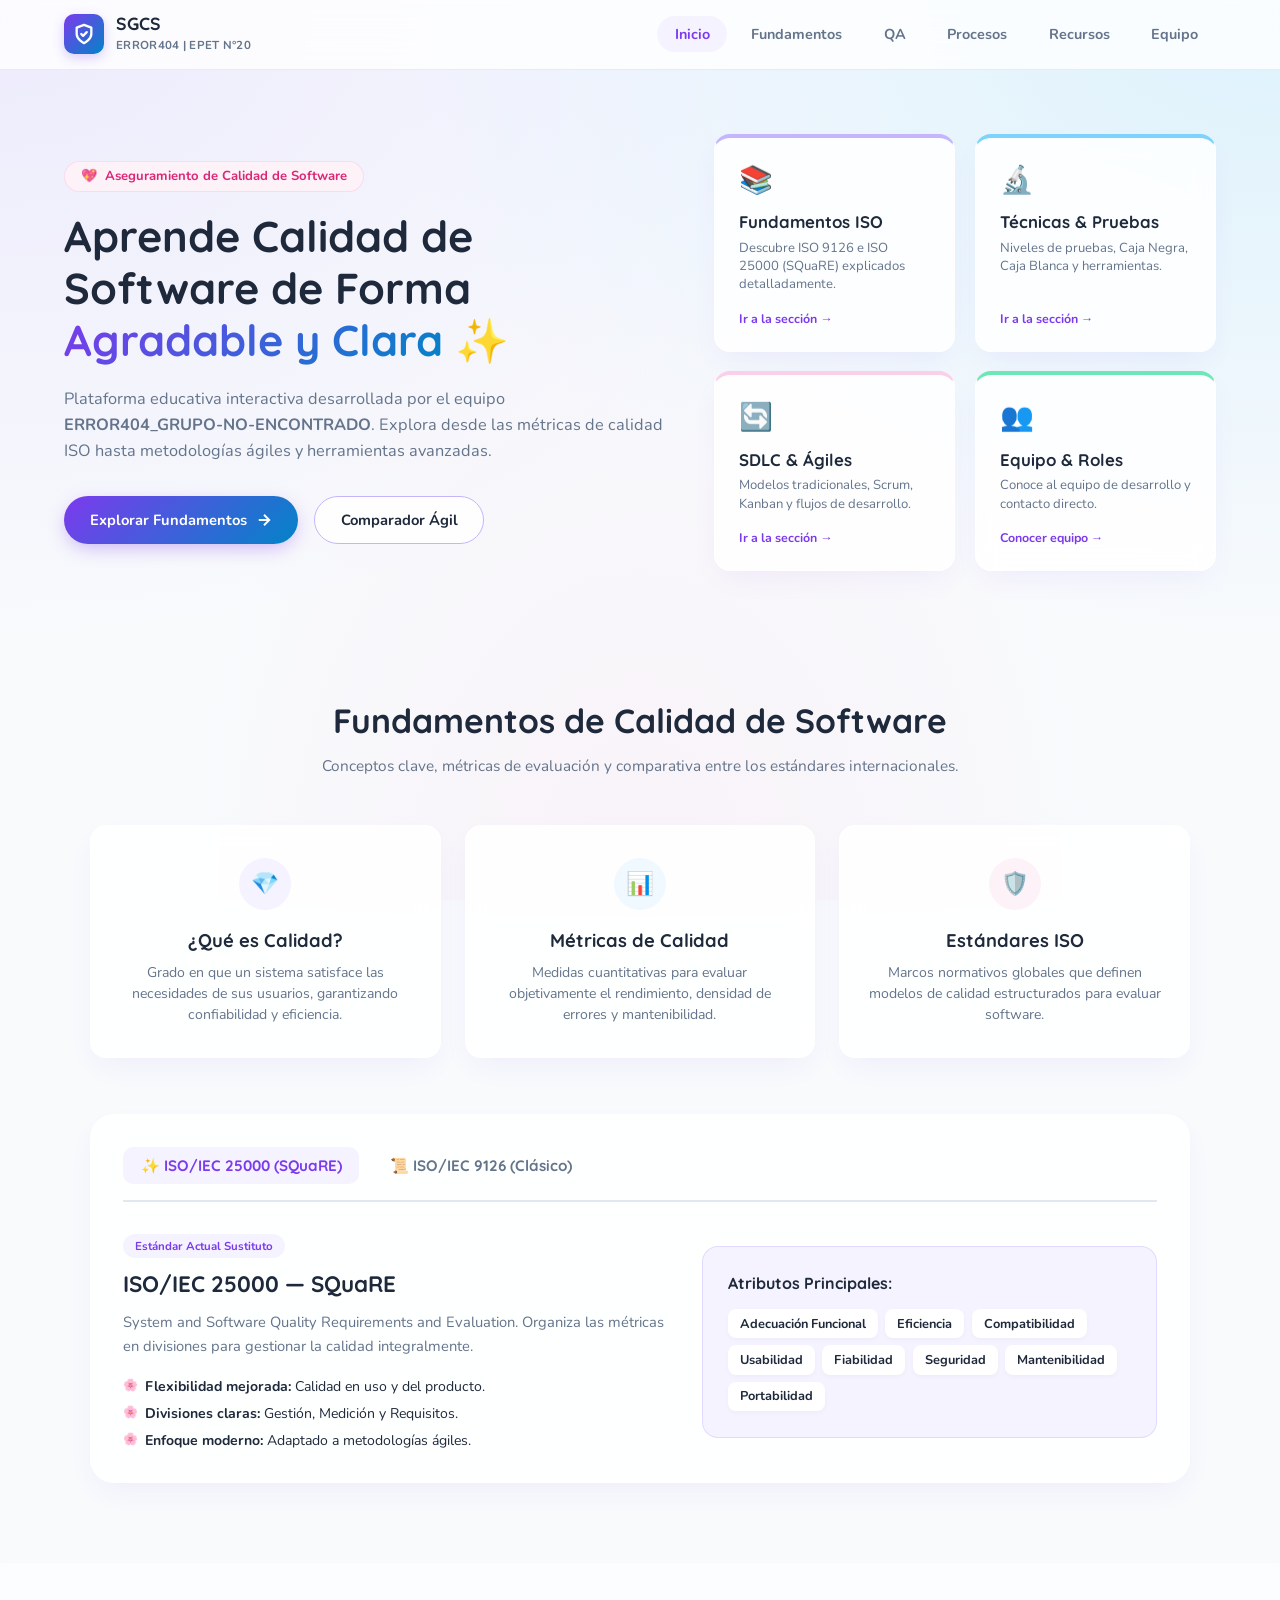
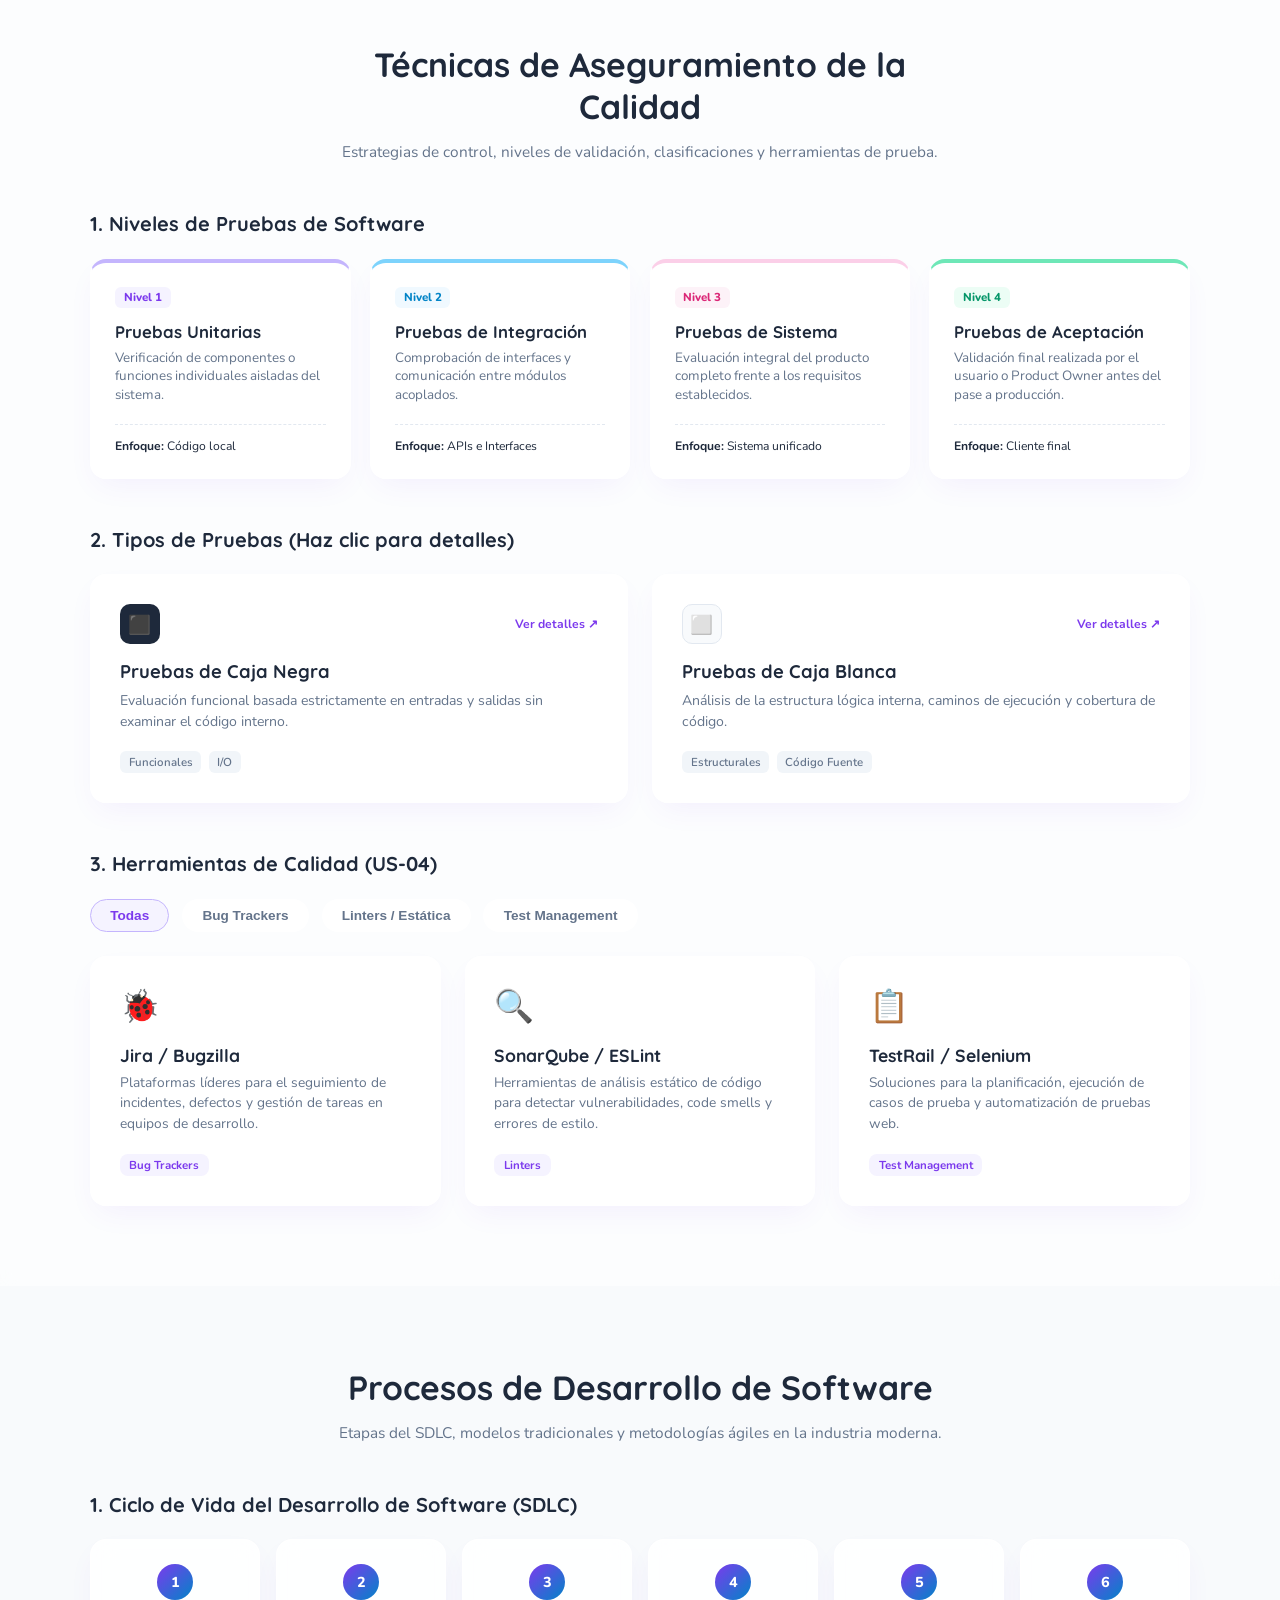
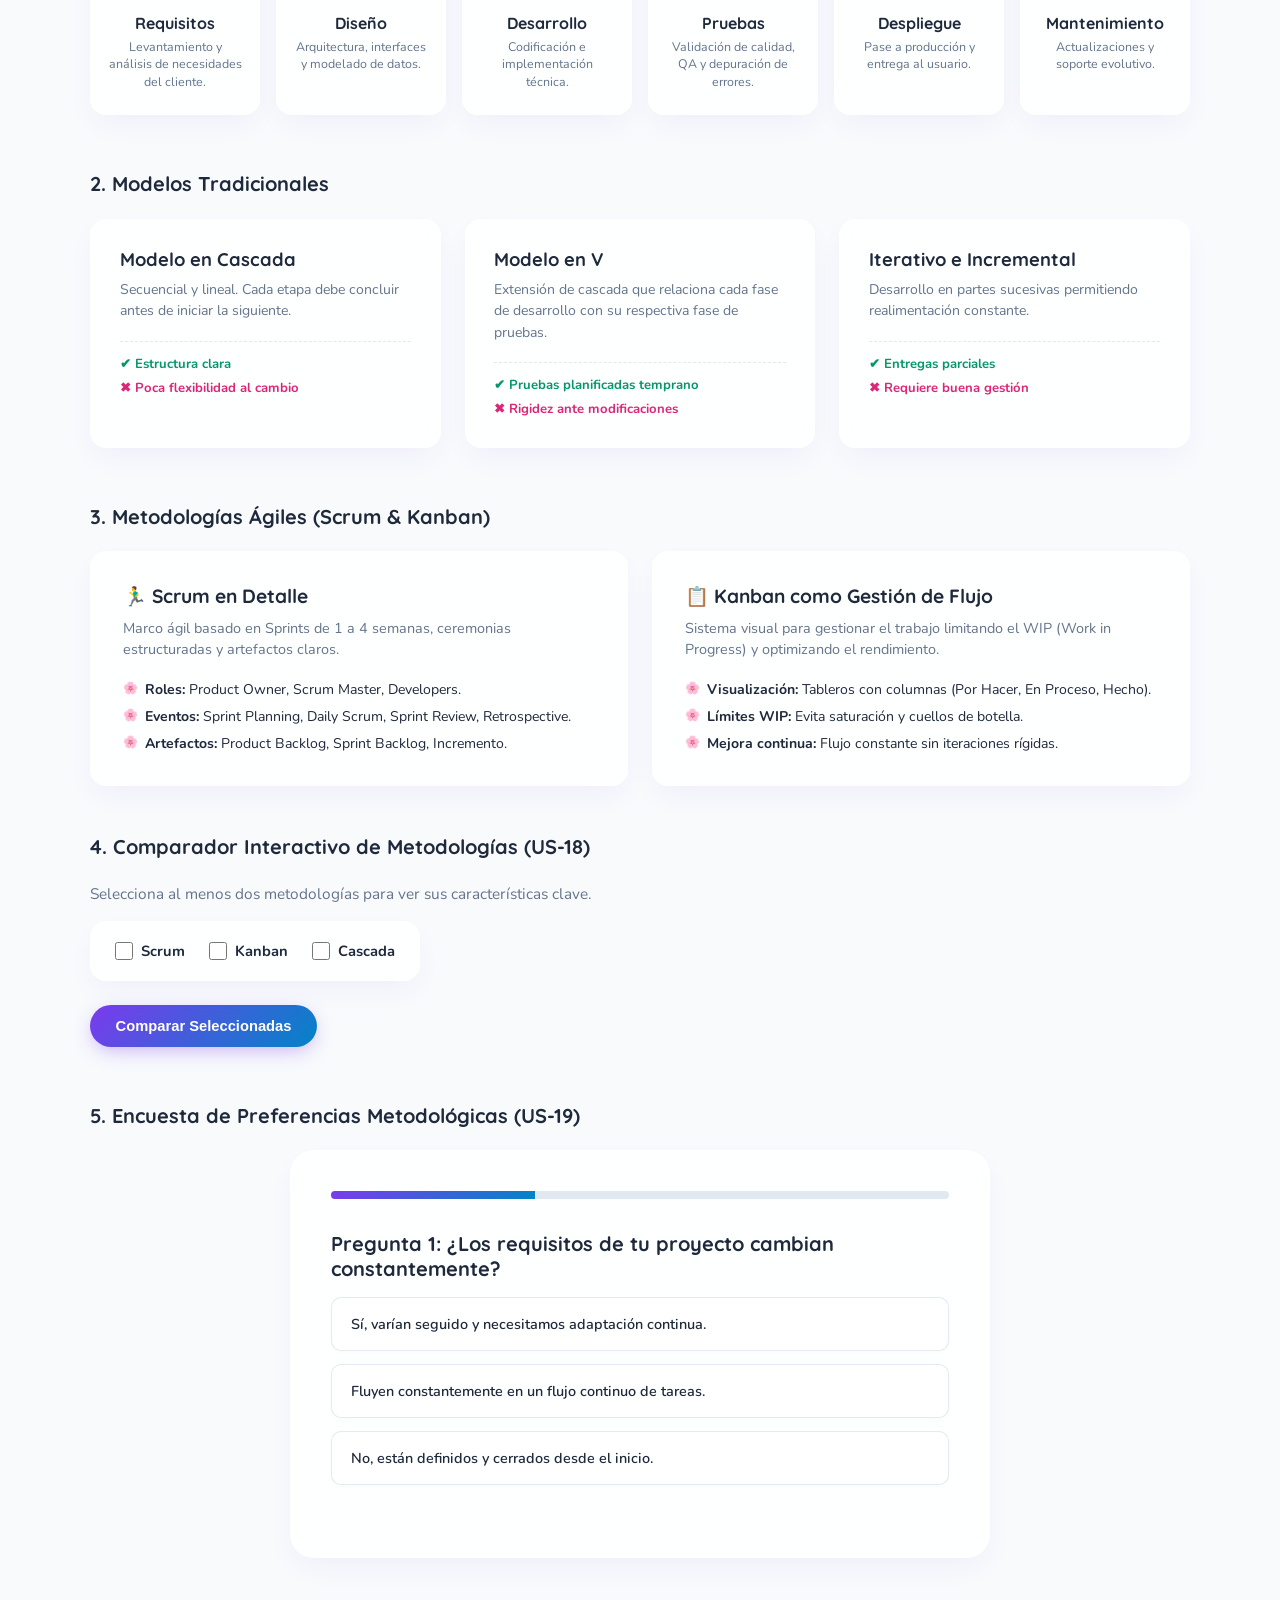
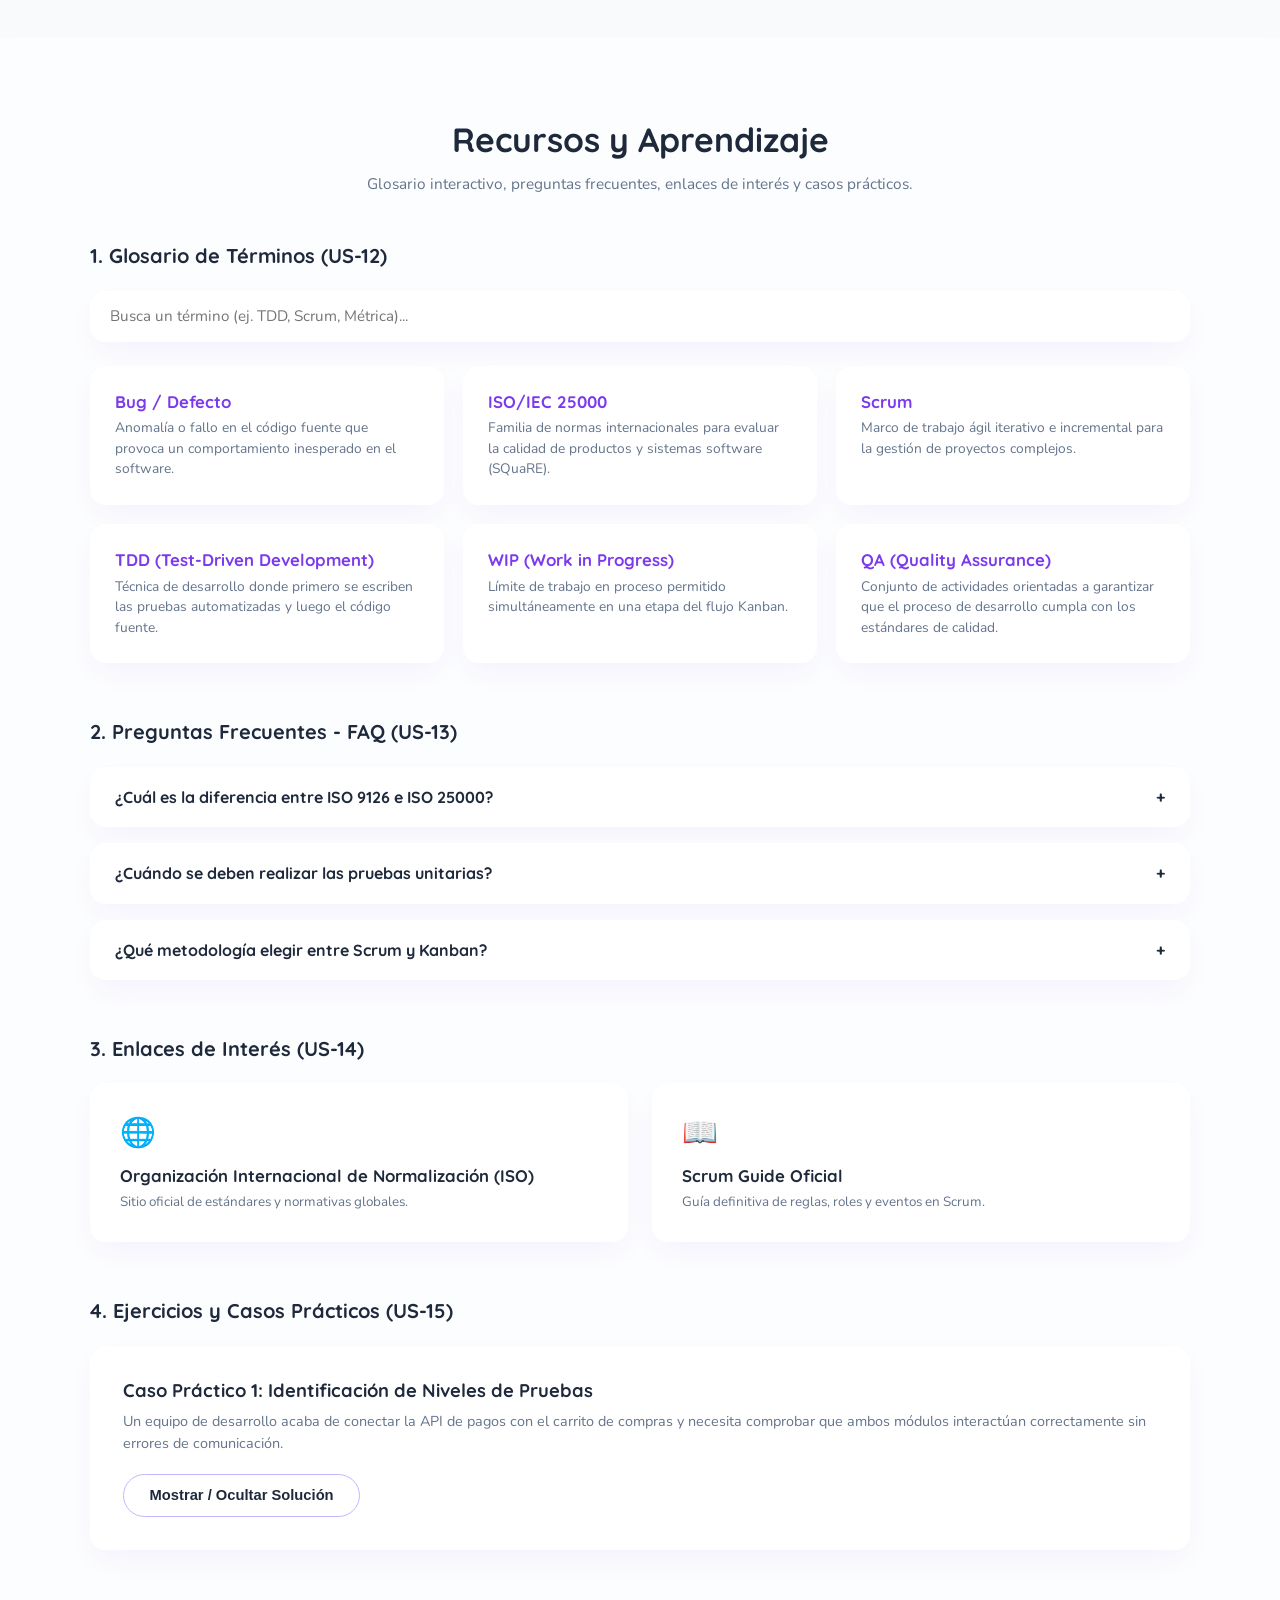
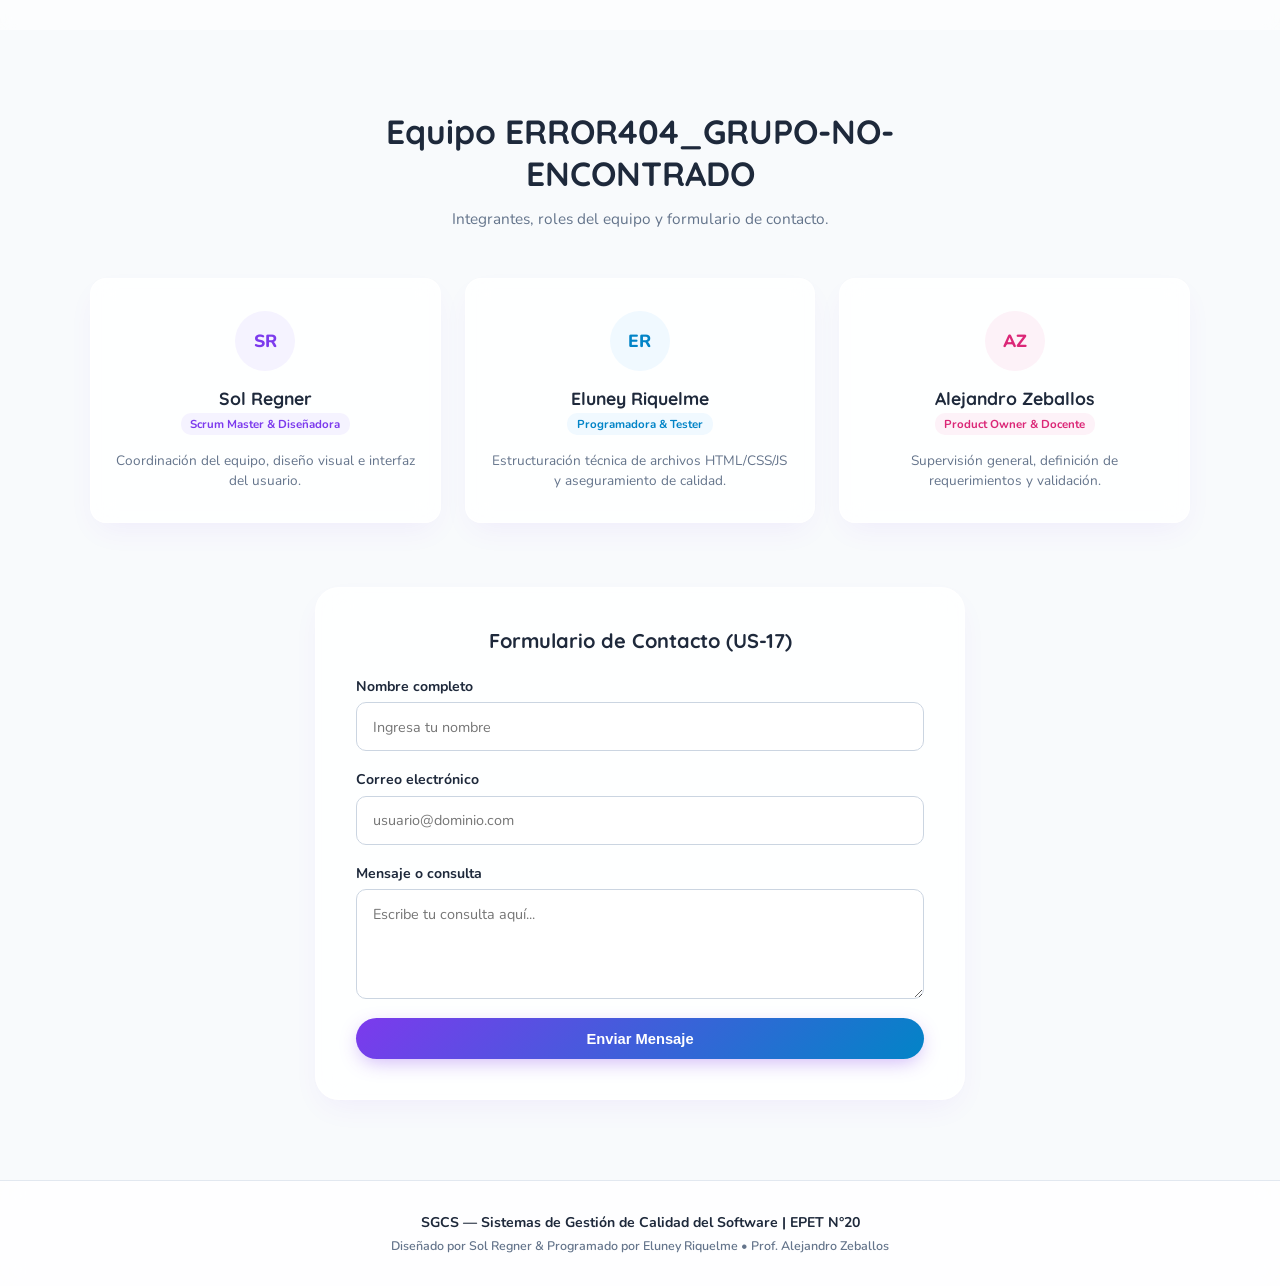
<file: index.html>
<!DOCTYPE html>
<html lang="es">
<head>
  <meta charset="UTF-8">
  <meta name="viewport" content="width=device-width, initial-scale=1.0">
  <title>SGCS - Calidad de Software | EPET N°20</title>
  <link rel="preconnect" href="https://fonts.googleapis.com">
  <link rel="preconnect" href="https://fonts.gstatic.com" crossorigin>
  <link href="https://fonts.googleapis.com/css2?family=Nunito:wght@400;600;700;800&family=Quicksand:wght@500;600;700&display=swap" rel="stylesheet">
  <link rel="stylesheet" href="styles.css">
</head>
<body>

  <header class="navbar-header" id="header">
    <div class="nav-container">
      <a href="#hero" class="brand-logo">
        <div class="logo-badge">
          <svg width="22" height="22" viewBox="0 0 24 24" fill="none" stroke="currentColor" stroke-width="2.5" stroke-linecap="round" stroke-linejoin="round">
            <path d="M12 22s8-4 8-10V5l-8-3-8 3v7c0 6 8 10 8 10z"/>
            <path d="m9 12 2 2 4-4"/>
          </svg>
        </div>
        <div class="brand-text">
          <span class="title">SGCS</span>
          <span class="subtitle">ERROR404 | EPET N°20</span>
        </div>
      </a>

      <nav class="desktop-nav">
        <ul>
          <li><a href="#hero" class="nav-link active">Inicio</a></li>
          <li><a href="#fundamentos" class="nav-link">Fundamentos</a></li>
          <li><a href="#aseguramiento" class="nav-link">QA</a></li>
          <li><a href="#procesos" class="nav-link">Procesos</a></li>
          <li><a href="#recursos" class="nav-link">Recursos</a></li>
          <li><a href="#equipo" class="nav-link">Equipo</a></li>
        </ul>
      </nav>

      <button class="hamburger-btn" id="hamburgerBtn" aria-label="Abrir menú de navegación">
        <span class="hamburger-line"></span>
        <span class="hamburger-line"></span>
        <span class="hamburger-line"></span>
      </button>
    </div>

    <div class="mobile-nav-overlay" id="mobileNav">
      <nav class="mobile-nav-content">
        <ul>
          <li><a href="#hero" class="mobile-link">✨ Inicio</a></li>
          <li><a href="#fundamentos" class="mobile-link">📘 Fundamentos ISO</a></li>
          <li><a href="#aseguramiento" class="mobile-link">🧪 Aseguramiento QA</a></li>
          <li><a href="#procesos" class="mobile-link">🔄 Procesos y Modelos</a></li>
          <li><a href="#recursos" class="mobile-link">📚 Recursos y Glosario</a></li>
          <li><a href="#equipo" class="mobile-link">👩‍💻 Equipo de Trabajo</a></li>
        </ul>
      </nav>
    </div>
  </header>

  <main>
    <section class="hero-section" id="hero">
      <div class="hero-container">
        <div class="hero-text-content">
          <div class="cute-badge">
            <span class="badge-icon">💖</span>
            <span>Aseguramiento de Calidad de Software</span>
          </div>
          <h1 class="hero-title">Aprende Calidad de Software de Forma <span>Agradable y Clara</span> ✨</h1>
          <p class="hero-description">
            Plataforma educativa interactiva desarrollada por el equipo <strong>ERROR404_GRUPO-NO-ENCONTRADO</strong>. Explora desde las métricas de calidad ISO hasta metodologías ágiles y herramientas avanzadas.
          </p>
          <div class="hero-buttons">
            <a href="#fundamentos" class="btn btn-primary">
              <span>Explorar Fundamentos</span>
              <svg width="18" height="18" viewBox="0 0 24 24" fill="none" stroke="currentColor" stroke-width="2.5"><line x1="5" y1="12" x2="19" y2="12"></line><polyline points="12 5 19 12 12 19"></polyline></svg>
            </a>
            <a href="#comparador" class="btn btn-secondary">
              <span>Comparador Ágil</span>
            </a>
          </div>
        </div>

        <div class="hero-cards-grid">
          <a href="#fundamentos" class="nav-card card-purple">
            <div class="card-icon">📚</div>
            <h3>Fundamentos ISO</h3>
            <p>Descubre ISO 9126 e ISO 25000 (SQuaRE) explicados detalladamente.</p>
            <span class="card-arrow">Ir a la sección →</span>
          </a>

          <a href="#aseguramiento" class="nav-card card-blue">
            <div class="card-icon">🔬</div>
            <h3>Técnicas & Pruebas</h3>
            <p>Niveles de pruebas, Caja Negra, Caja Blanca y herramientas.</p>
            <span class="card-arrow">Ir a la sección →</span>
          </a>

          <a href="#procesos" class="nav-card card-pink">
            <div class="card-icon">🔄</div>
            <h3>SDLC & Ágiles</h3>
            <p>Modelos tradicionales, Scrum, Kanban y flujos de desarrollo.</p>
            <span class="card-arrow">Ir a la sección →</span>
          </a>

          <a href="#equipo" class="nav-card card-mint">
            <div class="card-icon">👥</div>
            <h3>Equipo & Roles</h3>
            <p>Conoce al equipo de desarrollo y contacto directo.</p>
            <span class="card-arrow">Conocer equipo →</span>
          </a>
        </div>
      </div>
    </section>

    <section class="section-padding" id="fundamentos">
      <div class="section-container">
        <div class="section-header">
          <h2 class="section-title">Fundamentos de Calidad de Software</h2>
          <p class="section-subtitle">
            Conceptos clave, métricas de evaluación y comparativa entre los estándares internacionales.
          </p>
        </div>

        <div class="concepts-grid">
          <div class="concept-card">
            <div class="concept-icon purple">💎</div>
            <h3>¿Qué es Calidad?</h3>
            <p>Grado en que un sistema satisface las necesidades de sus usuarios, garantizando confiabilidad y eficiencia.</p>
          </div>

          <div class="concept-card">
            <div class="concept-icon blue">📊</div>
            <h3>Métricas de Calidad</h3>
            <p>Medidas cuantitativas para evaluar objetivamente el rendimiento, densidad de errores y mantenibilidad.</p>
          </div>

          <div class="concept-card">
            <div class="concept-icon pink">🛡️</div>
            <h3>Estándares ISO</h3>
            <p>Marcos normativos globales que definen modelos de calidad estructurados para evaluar software.</p>
          </div>
        </div>

        <div class="tabs-wrapper">
          <div class="tabs-header" role="tablist">
            <button class="tab-btn active" id="tab-25000-btn" data-target="tab-25000" role="tab" aria-selected="true">
              ✨ ISO/IEC 25000 (SQuaRE)
            </button>
            <button class="tab-btn" id="tab-9126-btn" data-target="tab-9126" role="tab" aria-selected="false">
              📜 ISO/IEC 9126 (Clásico)
            </button>
          </div>

          <div class="tab-panel active" id="tab-25000" role="tabpanel">
            <div class="iso-content-grid">
              <div>
                <span class="badge-pill bg-purple">Estándar Actual Sustituto</span>
                <h3 class="tab-title">ISO/IEC 25000 — SQuaRE</h3>
                <p class="tab-description">
                  System and Software Quality Requirements and Evaluation. Organiza las métricas en divisiones para gestionar la calidad integralmente.
                </p>
                <ul class="cute-list">
                  <li><strong>Flexibilidad mejorada:</strong> Calidad en uso y del producto.</li>
                  <li><strong>Divisiones claras:</strong> Gestión, Medición y Requisitos.</li>
                  <li><strong>Enfoque moderno:</strong> Adaptado a metodologías ágiles.</li>
                </ul>
              </div>

              <div class="iso-box bg-box-purple">
                <h4>Atributos Principales:</h4>
                <div class="iso-tags">
                  <span class="iso-tag">Adecuación Funcional</span>
                  <span class="iso-tag">Eficiencia</span>
                  <span class="iso-tag">Compatibilidad</span>
                  <span class="iso-tag">Usabilidad</span>
                  <span class="iso-tag">Fiabilidad</span>
                  <span class="iso-tag">Seguridad</span>
                  <span class="iso-tag">Mantenibilidad</span>
                  <span class="iso-tag">Portabilidad</span>
                </div>
              </div>
            </div>
          </div>

          <div class="tab-panel" id="tab-9126" role="tabpanel">
            <div class="iso-content-grid">
              <div>
                <span class="badge-pill bg-blue">Estándar Histórico</span>
                <h3 class="tab-title">ISO/IEC 9126 — Modelo Clásico</h3>
                <p class="tab-description">
                  Estándar pionero en clasificar la calidad del software en 6 características fundamentales.
                </p>
                <ul class="cute-list">
                  <li><strong>Estructura clásica:</strong> Características internas, externas y de uso.</li>
                  <li><strong>Evaluación cuantitativa:</strong> Métricas objetivas base.</li>
                  <li><strong>Antecesor directo:</strong> Reemplazado por SQuaRE.</li>
                </ul>
              </div>

              <div class="iso-box bg-box-blue">
                <h4>6 Atributos Clásicos:</h4>
                <div class="iso-tags">
                  <span class="iso-tag">Funcionalidad</span>
                  <span class="iso-tag">Fiabilidad</span>
                  <span class="iso-tag">Usabilidad</span>
                  <span class="iso-tag">Eficiencia</span>
                  <span class="iso-tag">Mantenibilidad</span>
                  <span class="iso-tag">Portabilidad</span>
                </div>
              </div>
            </div>
          </div>
        </div>
      </div>
    </section>

    <section class="section-padding section-alt" id="aseguramiento">
      <div class="section-container">
        <div class="section-header">
          <h2 class="section-title">Técnicas de Aseguramiento de la Calidad</h2>
          <p class="section-subtitle">
            Estrategias de control, niveles de validación, clasificaciones y herramientas de prueba.
          </p>
        </div>

        <h3 class="subsection-title">1. Niveles de Pruebas de Software</h3>
        <div class="levels-grid">
          <div class="level-card card-border-purple">
            <div class="level-badge purple">Nivel 1</div>
            <h4>Pruebas Unitarias</h4>
            <p>Verificación de componentes o funciones individuales aisladas del sistema.</p>
            <div class="level-footer">
              <span><strong>Enfoque:</strong> Código local</span>
            </div>
          </div>

          <div class="level-card card-border-blue">
            <div class="level-badge blue">Nivel 2</div>
            <h4>Pruebas de Integración</h4>
            <p>Comprobación de interfaces y comunicación entre módulos acoplados.</p>
            <div class="level-footer">
              <span><strong>Enfoque:</strong> APIs e Interfaces</span>
            </div>
          </div>

          <div class="level-card card-border-pink">
            <div class="level-badge pink">Nivel 3</div>
            <h4>Pruebas de Sistema</h4>
            <p>Evaluación integral del producto completo frente a los requisitos establecidos.</p>
            <div class="level-footer">
              <span><strong>Enfoque:</strong> Sistema unificado</span>
            </div>
          </div>

          <div class="level-card card-border-mint">
            <div class="level-badge mint">Nivel 4</div>
            <h4>Pruebas de Aceptación</h4>
            <p>Validación final realizada por el usuario o Product Owner antes del pase a producción.</p>
            <div class="level-footer">
              <span><strong>Enfoque:</strong> Cliente final</span>
            </div>
          </div>
        </div>

        <h3 class="subsection-title" style="margin-top: 3rem;">2. Tipos de Pruebas (Haz clic para detalles)</h3>
        <div class="flip-cards-grid">
          <div class="interactive-card" onclick="openModal('modal-caja-negra')">
            <div class="interactive-card-header">
              <div class="interactive-icon black-type">⬛</div>
              <span class="click-hint">Ver detalles ↗</span>
            </div>
            <h4>Pruebas de Caja Negra</h4>
            <p>Evaluación funcional basada estrictamente en entradas y salidas sin examinar el código interno.</p>
            <div class="interactive-tags">
              <span class="mini-tag">Funcionales</span>
              <span class="mini-tag">I/O</span>
            </div>
          </div>

          <div class="interactive-card" onclick="openModal('modal-caja-blanca')">
            <div class="interactive-card-header">
              <div class="interactive-icon white-type">⬜</div>
              <span class="click-hint">Ver detalles ↗</span>
            </div>
            <h4>Pruebas de Caja Blanca</h4>
            <p>Análisis de la estructura lógica interna, caminos de ejecución y cobertura de código.</p>
            <div class="interactive-tags">
              <span class="mini-tag">Estructurales</span>
              <span class="mini-tag">Código Fuente</span>
            </div>
          </div>
        </div>

        <h3 class="subsection-title" style="margin-top: 3rem;">3. Herramientas de Calidad (US-04)</h3>
        <div class="tools-filter-bar">
          <button class="filter-btn active" data-filter="all">Todas</button>
          <button class="filter-btn" data-filter="bugtracker">Bug Trackers</button>
          <button class="filter-btn" data-filter="linter">Linters / Estática</button>
          <button class="filter-btn" data-filter="management">Test Management</button>
        </div>

        <div class="tools-grid">
          <div class="tool-card" data-category="bugtracker">
            <div class="tool-icon">🐞</div>
            <h4>Jira / Bugzilla</h4>
            <p>Plataformas líderes para el seguimiento de incidentes, defectos y gestión de tareas en equipos de desarrollo.</p>
            <span class="tool-badge">Bug Trackers</span>
          </div>

          <div class="tool-card" data-category="linter">
            <div class="tool-icon">🔍</div>
            <h4>SonarQube / ESLint</h4>
            <p>Herramientas de análisis estático de código para detectar vulnerabilidades, code smells y errores de estilo.</p>
            <span class="tool-badge">Linters</span>
          </div>

          <div class="tool-card" data-category="management">
            <div class="tool-icon">📋</div>
            <h4>TestRail / Selenium</h4>
            <p>Soluciones para la planificación, ejecución de casos de prueba y automatización de pruebas web.</p>
            <span class="tool-badge">Test Management</span>
          </div>
        </div>
      </div>
    </section>

    <section class="section-padding" id="procesos">
      <div class="section-container">
        <div class="section-header">
          <h2 class="section-title">Procesos de Desarrollo de Software</h2>
          <p class="section-subtitle">
            Etapas del SDLC, modelos tradicionales y metodologías ágiles en la industria moderna.
          </p>
        </div>

        <h3 class="subsection-title">1. Ciclo de Vida del Desarrollo de Software (SDLC)</h3>
        <div class="timeline-container">
          <div class="timeline-step">
            <div class="timeline-dot">1</div>
            <h4>Requisitos</h4>
            <p>Levantamiento y análisis de necesidades del cliente.</p>
          </div>
          <div class="timeline-step">
            <div class="timeline-dot">2</div>
            <h4>Diseño</h4>
            <p>Arquitectura, interfaces y modelado de datos.</p>
          </div>
          <div class="timeline-step">
            <div class="timeline-dot">3</div>
            <h4>Desarrollo</h4>
            <p>Codificación e implementación técnica.</p>
          </div>
          <div class="timeline-step">
            <div class="timeline-dot">4</div>
            <h4>Pruebas</h4>
            <p>Validación de calidad, QA y depuración de errores.</p>
          </div>
          <div class="timeline-step">
            <div class="timeline-dot">5</div>
            <h4>Despliegue</h4>
            <p>Pase a producción y entrega al usuario.</p>
          </div>
          <div class="timeline-step">
            <div class="timeline-dot">6</div>
            <h4>Mantenimiento</h4>
            <p>Actualizaciones y soporte evolutivo.</p>
          </div>
        </div>

        <h3 class="subsection-title" style="margin-top: 3.5rem;">2. Modelos Tradicionales</h3>
        <div class="traditional-grid">
          <div class="trad-card">
            <h4>Modelo en Cascada</h4>
            <p>Secuencial y lineal. Cada etapa debe concluir antes de iniciar la siguiente.</p>
            <div class="trad-pros-cons">
              <span class="pro">✔ Estructura clara</span>
              <span class="con">✖ Poca flexibilidad al cambio</span>
            </div>
          </div>
          <div class="trad-card">
            <h4>Modelo en V</h4>
            <p>Extensión de cascada que relaciona cada fase de desarrollo con su respectiva fase de pruebas.</p>
            <div class="trad-pros-cons">
              <span class="pro">✔ Pruebas planificadas temprano</span>
              <span class="con">✖ Rigidez ante modificaciones</span>
            </div>
          </div>
          <div class="trad-card">
            <h4>Iterativo e Incremental</h4>
            <p>Desarrollo en partes sucesivas permitiendo realimentación constante.</p>
            <div class="trad-pros-cons">
              <span class="pro">✔ Entregas parciales</span>
              <span class="con">✖ Requiere buena gestión</span>
            </div>
          </div>
        </div>

        <h3 class="subsection-title" style="margin-top: 3.5rem;">3. Metodologías Ágiles (Scrum & Kanban)</h3>
        <div class="agile-container-grid">
          <div class="agile-box">
            <h4>🏃‍♂️ Scrum en Detalle</h4>
            <p>Marco ágil basado en Sprints de 1 a 4 semanas, ceremonias estructuradas y artefactos claros.</p>
            <ul class="cute-list">
              <li><strong>Roles:</strong> Product Owner, Scrum Master, Developers.</li>
              <li><strong>Eventos:</strong> Sprint Planning, Daily Scrum, Sprint Review, Retrospective.</li>
              <li><strong>Artefactos:</strong> Product Backlog, Sprint Backlog, Incremento.</li>
            </ul>
          </div>
          <div class="agile-box">
            <h4>📋 Kanban como Gestión de Flujo</h4>
            <p>Sistema visual para gestionar el trabajo limitando el WIP (Work in Progress) y optimizando el rendimiento.</p>
            <ul class="cute-list">
              <li><strong>Visualización:</strong> Tableros con columnas (Por Hacer, En Proceso, Hecho).</li>
              <li><strong>Límites WIP:</strong> Evita saturación y cuellos de botella.</li>
              <li><strong>Mejora continua:</strong> Flujo constante sin iteraciones rígidas.</li>
            </ul>
          </div>
        </div>

        <div style="margin-top: 3rem;" id="comparador">
          <h3 class="subsection-title">4. Comparador Interactivo de Metodologías (US-18)</h3>
          <p class="section-subtitle" style="text-align: left; margin-bottom: 1rem;">Selecciona al menos dos metodologías para ver sus características clave.</p>
          
          <div class="checkbox-group">
            <label><input type="checkbox" name="metodologia" value="scrum"> Scrum</label>
            <label><input type="checkbox" name="metodologia" value="kanban"> Kanban</label>
            <label><input type="checkbox" name="metodologia" value="cascada"> Cascada</label>
          </div>
          
          <button class="btn btn-primary" id="btnComparar">Comparar Seleccionadas</button>
          
          <div id="tablaComparativaContainer" style="margin-top: 1.5rem;"></div>
        </div>

        <div style="margin-top: 3.5rem;" id="encuesta">
          <h3 class="subsection-title">5. Encuesta de Preferencias Metodológicas (US-19)</h3>
          <div class="survey-wizard-container">
            <div class="survey-progress-bar">
              <div class="survey-progress-fill" id="surveyProgress"></div>
            </div>

            <div class="survey-step active" id="step-1">
              <h3>Pregunta 1: ¿Los requisitos de tu proyecto cambian constantemente?</h3>
              <div class="survey-options-grid">
                <div class="survey-option-card" onclick="selectSurveyOption(1, 'scrum', this)">Sí, varían seguido y necesitamos adaptación continua.</div>
                <div class="survey-option-card" onclick="selectSurveyOption(1, 'kanban', this)">Fluyen constantemente en un flujo continuo de tareas.</div>
                <div class="survey-option-card" onclick="selectSurveyOption(1, 'cascada', this)">No, están definidos y cerrados desde el inicio.</div>
              </div>
            </div>

            <div class="survey-step" id="step-2">
              <h3>Pregunta 2: ¿Cómo prefieres organizar las entregas al cliente?</h3>
              <div class="survey-options-grid">
                <div class="survey-option-card" onclick="selectSurveyOption(2, 'scrum', this)">En Sprints o iteraciones con entregas parciales valorables.</div>
                <div class="survey-option-card" onclick="selectSurveyOption(2, 'kanban', this)">Entrega continua conforme se van terminando las tareas.</div>
                <div class="survey-option-card" onclick="selectSurveyOption(2, 'cascada', this)">Una única entrega final al concluir todo el desarrollo.</div>
              </div>
            </div>

            <div class="survey-step" id="step-3">
              <h3>Pregunta 3: ¿Qué estructura de roles se ajusta mejor a tu equipo?</h3>
              <div class="survey-options-grid">
                <div class="survey-option-card" onclick="selectSurveyOption(3, 'scrum', this)">Roles definidos y ceremonias de equipo estructuradas.</div>
                <div class="survey-option-card" onclick="selectSurveyOption(3, 'kanban', this)">Flexibilidad total de roles y enfoque en tareas visuales.</div>
                <div class="survey-option-card" onclick="selectSurveyOption(3, 'cascada', this)">Jerarquía tradicional por fases (analista, dev, tester).</div>
              </div>
            </div>

            <div class="survey-step" id="step-result">
              <h3>Resultado de tu Encuesta Metodológica</h3>
              <div id="surveyResultText" style="font-size: 1.05rem; font-weight: 700; color: var(--purple-accent); margin-bottom: 1.5rem;"></div>
              <button class="btn btn-primary" onclick="resetSurvey()">Reiniciar Encuesta</button>
            </div>
          </div>
        </div>
      </div>
    </section>

    <section class="section-padding section-alt" id="recursos">
      <div class="section-container">
        <div class="section-header">
          <h2 class="section-title">Recursos y Aprendizaje</h2>
          <p class="section-subtitle">
            Glosario interactivo, preguntas frecuentes, enlaces de interés y casos prácticos.
          </p>
        </div>

        <h3 class="subsection-title">1. Glosario de Términos (US-12)</h3>
        <div class="glossary-search-box">
          <input type="text" id="glossarySearch" placeholder="Busca un término (ej. TDD, Scrum, Métrica)...">
        </div>
        <div class="glossary-grid" id="glossaryGrid">
          <div class="glossary-item" data-term="bug">
            <h4>Bug / Defecto</h4>
            <p>Anomalía o fallo en el código fuente que provoca un comportamiento inesperado en el software.</p>
          </div>
          <div class="glossary-item" data-term="iso">
            <h4>ISO/IEC 25000</h4>
            <p>Familia de normas internacionales para evaluar la calidad de productos y sistemas software (SQuaRE).</p>
          </div>
          <div class="glossary-item" data-term="scrum">
            <h4>Scrum</h4>
            <p>Marco de trabajo ágil iterativo e incremental para la gestión de proyectos complejos.</p>
          </div>
          <div class="glossary-item" data-term="tdd">
            <h4>TDD (Test-Driven Development)</h4>
            <p>Técnica de desarrollo donde primero se escriben las pruebas automatizadas y luego el código fuente.</p>
          </div>
          <div class="glossary-item" data-term="wip">
            <h4>WIP (Work in Progress)</h4>
            <p>Límite de trabajo en proceso permitido simultáneamente en una etapa del flujo Kanban.</p>
          </div>
          <div class="glossary-item" data-term="qa">
            <h4>QA (Quality Assurance)</h4>
            <p>Conjunto de actividades orientadas a garantizar que el proceso de desarrollo cumpla con los estándares de calidad.</p>
          </div>
        </div>

        <h3 class="subsection-title" style="margin-top: 3.5rem;">2. Preguntas Frecuentes - FAQ (US-13)</h3>
        <div class="faq-container">
          <div class="faq-item">
            <button class="faq-question">¿Cuál es la diferencia entre ISO 9126 e ISO 25000? <span>+</span></button>
            <div class="faq-answer">
              <p>La norma ISO 9126 es el estándar clásico histórico de 6 atributos, mientras que la ISO 25000 (SQuaRE) moderniza y amplía este modelo en divisiones orientadas a requisitos, gestión y calidad en uso.</p>
            </div>
          </div>
          <div class="faq-item">
            <button class="faq-question">¿Cuándo se deben realizar las pruebas unitarias? <span>+</span></button>
            <div class="faq-answer">
              <p>Se ejecutan durante la fase de desarrollo por los propios programadores, verificando componentes y funciones individuales antes de integrarlos al sistema completo.</p>
            </div>
          </div>
          <div class="faq-item">
            <button class="faq-question">¿Qué metodología elegir entre Scrum y Kanban? <span>+</span></button>
            <div class="faq-answer">
              <p>Scrum es ideal para proyectos con iteraciones fijas y roles estructurados, mientras que Kanban destaca en flujos continuos de tareas con flexibilidad total ante cambios.</p>
            </div>
          </div>
        </div>

        <h3 class="subsection-title" style="margin-top: 3.5rem;">3. Enlaces de Interés (US-14)</h3>
        <div class="links-grid">
          <a href="https://www.iso.org" target="_blank" rel="noopener noreferrer" class="link-card">
            <div class="link-icon">🌐</div>
            <h4>Organización Internacional de Normalización (ISO)</h4>
            <p>Sitio oficial de estándares y normativas globales.</p>
          </a>
          <a href="https://www.scrumguides.org" target="_blank" rel="noopener noreferrer" class="link-card">
            <div class="link-icon">📖</div>
            <h4>Scrum Guide Oficial</h4>
            <p>Guía definitiva de reglas, roles y eventos en Scrum.</p>
          </a>
        </div>

        <h3 class="subsection-title" style="margin-top: 3.5rem;">4. Ejercicios y Casos Prácticos (US-15)</h3>
        <div class="exercise-card">
          <h4>Caso Práctico 1: Identificación de Niveles de Pruebas</h4>
          <p>Un equipo de desarrollo acaba de conectar la API de pagos con el carrito de compras y necesita comprobar que ambos módulos interactúan correctamente sin errores de comunicación.</p>
          <button class="btn btn-secondary" onclick="toggleSolution('sol-1')">Mostrar / Ocultar Solución</button>
          <div class="exercise-solution" id="sol-1">
            <p><strong>Solución:</strong> Corresponde a <strong>Pruebas de Integración (Nivel 2)</strong>, ya que evalúan la interfaz y comunicación entre dos o más módulos acoplados.</p>
          </div>
        </div>
      </div>
    </section>

    <section class="section-padding" id="equipo">
      <div class="section-container">
        <div class="section-header">
          <h2 class="section-title">Equipo ERROR404_GRUPO-NO-ENCONTRADO</h2>
          <p class="section-subtitle">
            Integrantes, roles del equipo y formulario de contacto.
          </p>
        </div>

        <div class="team-grid">
          <div class="team-card">
            <div class="avatar avatar-purple">SR</div>
            <h3>Sol Regner</h3>
            <span class="role-badge role-sm">Scrum Master & Diseñadora</span>
            <p class="team-desc">Coordinación del equipo, diseño visual e interfaz del usuario.</p>
          </div>

          <div class="team-card">
            <div class="avatar avatar-blue">ER</div>
            <h3>Eluney Riquelme</h3>
            <span class="role-badge role-dev">Programadora & Tester</span>
            <p class="team-desc">Estructuración técnica de archivos HTML/CSS/JS y aseguramiento de calidad.</p>
          </div>

          <div class="team-card">
            <div class="avatar avatar-pink">AZ</div>
            <h3>Alejandro Zeballos</h3>
            <span class="role-badge role-po">Product Owner & Docente</span>
            <p class="team-desc">Supervisión general, definición de requerimientos y validación.</p>
          </div>
        </div>

        <div class="contact-section" style="margin-top: 4rem;">
          <h3 class="subsection-title" style="text-align: center;">Formulario de Contacto (US-17)</h3>
          <form class="contact-form" id="contactForm" onsubmit="handleContactSubmit(event)">
            <div class="form-group">
              <label for="nombre">Nombre completo</label>
              <input type="text" id="nombre" placeholder="Ingresa tu nombre">
              <small class="error-msg" id="errorNombre">Por favor ingresa tu nombre.</small>
            </div>
            <div class="form-group">
              <label for="email">Correo electrónico</label>
              <input type="email" id="email" placeholder="usuario@dominio.com">
              <small class="error-msg" id="errorEmail">Ingresa un correo electrónico válido.</small>
            </div>
            <div class="form-group">
              <label for="mensaje">Mensaje o consulta</label>
              <textarea id="mensaje" rows="4" placeholder="Escribe tu consulta aquí..."></textarea>
              <small class="error-msg" id="errorMensaje">El mensaje no puede estar vacío.</small>
            </div>
            <button type="submit" class="btn btn-primary" style="width: 100%; justify-content: center;">Enviar Mensaje</button>
            <div id="formSuccess" style="display: none; color: var(--mint-accent); font-weight: 700; text-align: center; margin-top: 1rem;">¡Mensaje enviado con éxito!</div>
          </form>
        </div>
      </div>
    </section>
  </main>

  <div class="modal-backdrop" id="modal-caja-negra" onclick="closeModalOnBackdrop(event, 'modal-caja-negra')">
    <div class="modal-card">
      <div class="modal-header">
        <h3>⬛ Pruebas de Caja Negra</h3>
        <button class="modal-close-btn" onclick="closeModal('modal-caja-negra')">&times;</button>
      </div>
      <div class="modal-body">
        <p><strong>Descripción:</strong> Se centra exclusivamente en las entradas y salidas del sistema, evaluando la funcionalidad sin inspeccionar código interno.</p>
        <p><strong>Técnicas principales:</strong></p>
        <ul class="cute-list">
          <li>Partición de equivalencia.</li>
          <li>Análisis de valores límite.</li>
          <li>Tablas de decisión.</li>
        </ul>
        <p><strong>Ventaja:</strong> Valida el software desde la perspectiva directa del usuario final.</p>
      </div>
      <div class="modal-footer">
        <button class="btn btn-secondary" onclick="closeModal('modal-caja-negra')">Cerrar</button>
      </div>
    </div>
  </div>

  <div class="modal-backdrop" id="modal-caja-blanca" onclick="closeModalOnBackdrop(event, 'modal-caja-blanca')">
    <div class="modal-card">
      <div class="modal-header">
        <h3>⬜ Pruebas de Caja Blanca</h3>
        <button class="modal-close-btn" onclick="closeModal('modal-caja-blanca')">&times;</button>
      </div>
      <div class="modal-body">
        <p><strong>Descripción:</strong> Análisis de la estructura interna del código fuente, flujos lógicos y condicionales.</p>
        <p><strong>Técnicas principales:</strong></p>
        <ul class="cute-list">
          <li>Cobertura de ramas y sentencias.</li>
          <li>Caminos lógicos múltiples.</li>
          <li>Inspección de datos.</li>
        </ul>
        <p><strong>Ventaja:</strong> Detecta fallos lógicos ocultos y optimiza la calidad interna.</p>
      </div>
      <div class="modal-footer">
        <button class="btn btn-secondary" onclick="closeModal('modal-caja-blanca')">Cerrar</button>
      </div>
    </div>
  </div>

  <footer class="main-footer">
    <div class="footer-container">
      <p>SGCS — Sistemas de Gestión de Calidad del Software | EPET N°20</p>
      <p class="footer-subtext">Diseñado por Sol Regner & Programado por Eluney Riquelme • Prof. Alejandro Zeballos</p>
    </div>
  </footer>

  <script src="script.js"></script>
</body>
</html>
</file>
<file: styles.css>
:root {
  --purple-soft: #c4b5fd;
  --purple-light: #f5f3ff;
  --purple-accent: #7c3aed;
  
  --blue-soft: #7dd3fc;
  --blue-light: #f0f9ff;
  --blue-accent: #0284c7;
  
  --pink-soft: #fbcfe8;
  --pink-light: #fdf2f8;
  --pink-accent: #db2777;
  
  --mint-soft: #6ee7b7;
  --mint-light: #ecfdf5;
  --mint-accent: #059669;

  --text-dark: #1e293b;
  --text-muted: #64748b;
  
  --glass-bg: rgba(255, 255, 255, 0.85);
  --glass-border: rgba(255, 255, 255, 0.95);
  --card-shadow: 0 12px 30px -8px rgba(124, 58, 237, 0.08);
  
  --radius-lg: 24px;
  --radius-md: 16px;
  --radius-sm: 10px;
  
  --transition-smooth: all 0.25s cubic-bezier(0.4, 0, 0.2, 1);
}

* {
  margin: 0;
  padding: 0;
  box-sizing: border-box;
}

html {
  scroll-behavior: smooth;
  font-family: 'Nunito', sans-serif;
  color: var(--text-dark);
  background-color: #f8fafc;
}

body {
  position: relative;
  background-image: 
    radial-gradient(at 0% 0%, rgba(196, 181, 253, 0.22) 0px, transparent 50%),
    radial-gradient(at 100% 0%, rgba(125, 211, 252, 0.22) 0px, transparent 50%),
    radial-gradient(at 50% 100%, rgba(251, 207, 232, 0.18) 0px, transparent 50%);
  background-attachment: fixed;
  min-height: 100vh;
}

a {
  text-decoration: none;
  color: inherit;
}

.navbar-header {
  position: sticky;
  top: 0;
  z-index: 100;
  backdrop-filter: blur(16px);
  -webkit-backdrop-filter: blur(16px);
  background: rgba(255, 255, 255, 0.8);
  border-bottom: 1px solid rgba(226, 232, 240, 0.8);
  transition: var(--transition-smooth);
}

.nav-container {
  max-width: 1200px;
  margin: 0 auto;
  padding: 0.85rem 1.5rem;
  display: flex;
  justify-content: space-between;
  align-items: center;
}

.brand-logo {
  display: flex;
  align-items: center;
  gap: 0.75rem;
}

.logo-badge {
  width: 40px;
  height: 40px;
  background: linear-gradient(135deg, var(--purple-accent), var(--blue-accent));
  color: white;
  border-radius: var(--radius-sm);
  display: flex;
  align-items: center;
  justify-content: center;
  box-shadow: 0 4px 12px rgba(124, 58, 237, 0.25);
}

.brand-text .title {
  display: block;
  font-family: 'Quicksand', sans-serif;
  font-weight: 700;
  font-size: 1.1rem;
  color: var(--text-dark);
  line-height: 1.1;
}

.brand-text .subtitle {
  font-size: 0.72rem;
  color: var(--text-muted);
  font-weight: 700;
  letter-spacing: 0.3px;
}

.desktop-nav ul {
  display: flex;
  list-style: none;
  gap: 0.4rem;
}

.nav-link {
  padding: 0.5rem 1.1rem;
  border-radius: 20px;
  font-weight: 700;
  font-size: 0.9rem;
  color: var(--text-muted);
  transition: var(--transition-smooth);
}

.nav-link:hover {
  color: var(--purple-accent);
  background-color: var(--purple-light);
}

.nav-link.active {
  color: var(--purple-accent);
  background-color: var(--purple-light);
}

.hamburger-btn {
  display: none;
  flex-direction: column;
  gap: 5px;
  background: transparent;
  border: none;
  cursor: pointer;
  padding: 0.5rem;
}

.hamburger-line {
  width: 24px;
  height: 2.5px;
  background-color: var(--text-dark);
  border-radius: 2px;
  transition: var(--transition-smooth);
}

.hamburger-btn.open .hamburger-line:nth-child(1) {
  transform: translateY(7.5px) rotate(45deg);
}

.hamburger-btn.open .hamburger-line:nth-child(2) {
  opacity: 0;
}

.hamburger-btn.open .hamburger-line:nth-child(3) {
  transform: translateY(-7.5px) rotate(-45deg);
}

.mobile-nav-overlay {
  display: none;
  position: absolute;
  top: 100%;
  left: 0;
  width: 100%;
  background: rgba(255, 255, 255, 0.98);
  backdrop-filter: blur(16px);
  border-bottom: 1px solid #e2e8f0;
  padding: 1.5rem;
  box-shadow: 0 15px 30px rgba(0, 0, 0, 0.05);
}

.mobile-nav-overlay.active {
  display: block;
}

.mobile-nav-content ul {
  list-style: none;
  display: flex;
  flex-direction: column;
  gap: 0.8rem;
}

.mobile-link {
  display: block;
  font-weight: 700;
  padding: 0.75rem 1rem;
  border-radius: var(--radius-sm);
  background: var(--purple-light);
  color: var(--text-dark);
}

.hero-section {
  padding: 4rem 1.5rem 3rem;
  max-width: 1200px;
  margin: 0 auto;
}

.hero-container {
  display: grid;
  grid-template-columns: 1.2fr 1fr;
  gap: 3rem;
  align-items: center;
}

.cute-badge {
  display: inline-flex;
  align-items: center;
  gap: 0.5rem;
  background-color: var(--pink-light);
  color: var(--pink-accent);
  padding: 0.35rem 1rem;
  border-radius: 30px;
  font-size: 0.82rem;
  font-weight: 700;
  margin-bottom: 1.2rem;
  border: 1px solid rgba(251, 207, 232, 0.6);
}

.hero-title {
  font-family: 'Quicksand', sans-serif;
  font-size: 2.7rem;
  font-weight: 700;
  line-height: 1.2;
  margin-bottom: 1.2rem;
}

.hero-title span {
  background: linear-gradient(135deg, var(--purple-accent), var(--blue-accent));
  -webkit-background-clip: text;
  -webkit-text-fill-color: transparent;
}

.hero-description {
  font-size: 1.02rem;
  color: var(--text-muted);
  line-height: 1.6;
  margin-bottom: 2rem;
}

.hero-buttons {
  display: flex;
  gap: 1rem;
  flex-wrap: wrap;
}

.btn {
  display: inline-flex;
  align-items: center;
  gap: 0.5rem;
  padding: 0.8rem 1.6rem;
  border-radius: 30px;
  font-weight: 700;
  font-size: 0.92rem;
  cursor: pointer;
  transition: var(--transition-smooth);
  border: none;
}

.btn-primary {
  background: linear-gradient(135deg, var(--purple-accent), var(--blue-accent));
  color: white;
  box-shadow: 0 6px 20px -4px rgba(124, 58, 237, 0.4);
}

.btn-primary:hover {
  transform: translateY(-2px);
  box-shadow: 0 10px 22px -4px rgba(124, 58, 237, 0.6);
}

.btn-secondary {
  background: var(--glass-bg);
  color: var(--text-dark);
  border: 1px solid var(--purple-soft);
  backdrop-filter: blur(8px);
}

.btn-secondary:hover {
  background: var(--purple-light);
  transform: translateY(-2px);
}

.hero-cards-grid {
  display: grid;
  grid-template-columns: 1fr 1fr;
  gap: 1.2rem;
}

.nav-card {
  background: var(--glass-bg);
  backdrop-filter: blur(12px);
  border-radius: var(--radius-md);
  padding: 1.5rem;
  border: 1px solid var(--glass-border);
  box-shadow: var(--card-shadow);
  transition: var(--transition-smooth);
  display: flex;
  flex-direction: column;
}

.nav-card:hover {
  transform: translateY(-4px);
  box-shadow: 0 18px 35px -8px rgba(124, 58, 237, 0.15);
  background: white;
}

.card-icon {
  font-size: 1.7rem;
  margin-bottom: 0.8rem;
}

.nav-card h3 {
  font-family: 'Quicksand', sans-serif;
  font-size: 1.05rem;
  margin-bottom: 0.4rem;
}

.nav-card p {
  font-size: 0.82rem;
  color: var(--text-muted);
  line-height: 1.4;
  margin-bottom: 1rem;
  flex-grow: 1;
}

.card-arrow {
  font-size: 0.78rem;
  font-weight: 700;
  color: var(--purple-accent);
}

.card-purple { border-top: 4px solid var(--purple-soft); }
.card-blue { border-top: 4px solid var(--blue-soft); }
.card-pink { border-top: 4px solid var(--pink-soft); }
.card-mint { border-top: 4px solid var(--mint-soft); }

.section-padding {
  padding: 5rem 1.5rem;
}

.section-alt {
  background: rgba(255, 255, 255, 0.5);
  backdrop-filter: blur(8px);
}

.section-container {
  max-width: 1100px;
  margin: 0 auto;
}

.section-header {
  text-align: center;
  max-width: 650px;
  margin: 0 auto 3rem;
}

.section-title {
  font-family: 'Quicksand', sans-serif;
  font-size: 2.1rem;
  margin-bottom: 0.8rem;
  font-weight: 700;
}

.section-subtitle {
  color: var(--text-muted);
  font-size: 0.96rem;
  line-height: 1.5;
}

.concepts-grid {
  display: grid;
  grid-template-columns: repeat(auto-fit, minmax(280px, 1fr));
  gap: 1.5rem;
  margin-bottom: 3.5rem;
}

.concept-card {
  background: var(--glass-bg);
  backdrop-filter: blur(12px);
  padding: 2rem 1.5rem;
  border-radius: var(--radius-md);
  border: 1px solid var(--glass-border);
  box-shadow: var(--card-shadow);
  text-align: center;
}

.concept-icon {
  width: 52px;
  height: 52px;
  border-radius: 50%;
  display: flex;
  align-items: center;
  justify-content: center;
  margin: 0 auto 1.2rem;
  font-size: 1.4rem;
}

.concept-icon.purple { background: var(--purple-light); }
.concept-icon.blue { background: var(--blue-light); }
.concept-icon.pink { background: var(--pink-light); }

.concept-card h3 {
  font-family: 'Quicksand', sans-serif;
  margin-bottom: 0.6rem;
  font-size: 1.15rem;
}

.concept-card p {
  font-size: 0.88rem;
  color: var(--text-muted);
  line-height: 1.5;
}

.tabs-wrapper {
  background: var(--glass-bg);
  backdrop-filter: blur(16px);
  border-radius: var(--radius-lg);
  padding: 2rem;
  border: 1px solid var(--glass-border);
  box-shadow: var(--card-shadow);
}

.tabs-header {
  display: flex;
  gap: 0.8rem;
  border-bottom: 2px solid #e2e8f0;
  padding-bottom: 1rem;
  margin-bottom: 2rem;
}

.tab-btn {
  background: transparent;
  border: none;
  font-family: 'Quicksand', sans-serif;
  font-size: 0.95rem;
  font-weight: 700;
  color: var(--text-muted);
  padding: 0.55rem 1.1rem;
  border-radius: var(--radius-sm);
  cursor: pointer;
  transition: var(--transition-smooth);
}

.tab-btn.active {
  background: var(--purple-light);
  color: var(--purple-accent);
}

.tab-panel {
  display: none;
}

.tab-panel.active {
  display: block;
  animation: fadeIn 0.35s ease;
}

@keyframes fadeIn {
  from { opacity: 0; transform: translateY(6px); }
  to { opacity: 1; transform: translateY(0); }
}

.iso-content-grid {
  display: grid;
  grid-template-columns: 1.2fr 1fr;
  gap: 2rem;
  align-items: center;
}

.badge-pill {
  display: inline-block;
  padding: 0.25rem 0.75rem;
  border-radius: 12px;
  font-size: 0.72rem;
  font-weight: 700;
  margin-bottom: 0.8rem;
}

.bg-purple { background: var(--purple-light); color: var(--purple-accent); }
.bg-blue { background: var(--blue-light); color: var(--blue-accent); }

.tab-title {
  font-family: 'Quicksand', sans-serif;
  font-size: 1.4rem;
  margin-bottom: 0.8rem;
}

.tab-description {
  color: var(--text-muted);
  line-height: 1.6;
  margin-bottom: 1.2rem;
  font-size: 0.92rem;
}

.cute-list {
  list-style: none;
  display: flex;
  flex-direction: column;
  gap: 0.5rem;
}

.cute-list li {
  position: relative;
  padding-left: 1.4rem;
  font-size: 0.88rem;
  color: var(--text-dark);
}

.cute-list li::before {
  content: '🌸';
  position: absolute;
  left: 0;
  font-size: 0.75rem;
}

.iso-box {
  padding: 1.6rem;
  border-radius: var(--radius-md);
}

.bg-box-purple { background: var(--purple-light); border: 1px solid rgba(196, 181, 253, 0.4); }
.bg-box-blue { background: var(--blue-light); border: 1px solid rgba(125, 211, 252, 0.4); }

.iso-box h4 {
  font-family: 'Quicksand', sans-serif;
  margin-bottom: 1rem;
  font-size: 1rem;
}

.iso-tags {
  display: flex;
  flex-wrap: wrap;
  gap: 0.45rem;
}

.iso-tag {
  background: white;
  padding: 0.35rem 0.75rem;
  border-radius: 8px;
  font-size: 0.8rem;
  font-weight: 700;
  color: var(--text-dark);
  box-shadow: 0 2px 5px rgba(0, 0, 0, 0.03);
}

.subsection-title {
  font-family: 'Quicksand', sans-serif;
  font-size: 1.25rem;
  margin-bottom: 1.4rem;
  color: var(--text-dark);
}

.levels-grid {
  display: grid;
  grid-template-columns: repeat(auto-fit, minmax(220px, 1fr));
  gap: 1.2rem;
}

.level-card {
  background: var(--glass-bg);
  backdrop-filter: blur(12px);
  padding: 1.5rem;
  border-radius: var(--radius-md);
  box-shadow: var(--card-shadow);
  display: flex;
  flex-direction: column;
  justify-content: space-between;
  border: 1px solid var(--glass-border);
}

.card-border-purple { border-top: 4px solid var(--purple-soft); }
.card-border-blue { border-top: 4px solid var(--blue-soft); }
.card-border-pink { border-top: 4px solid var(--pink-soft); }
.card-border-mint { border-top: 4px solid var(--mint-soft); }

.level-badge {
  display: inline-block;
  padding: 0.18rem 0.55rem;
  border-radius: 6px;
  font-size: 0.72rem;
  font-weight: 800;
  margin-bottom: 0.8rem;
  width: fit-content;
}

.level-badge.purple { background: var(--purple-light); color: var(--purple-accent); }
.level-badge.blue { background: var(--blue-light); color: var(--blue-accent); }
.level-badge.pink { background: var(--pink-light); color: var(--pink-accent); }
.level-badge.mint { background: var(--mint-light); color: var(--mint-accent); }

.level-card h4 {
  font-family: 'Quicksand', sans-serif;
  margin-bottom: 0.4rem;
  font-size: 1.05rem;
}

.level-card p {
  font-size: 0.84rem;
  color: var(--text-muted);
  line-height: 1.4;
  margin-bottom: 1.2rem;
}

.level-footer {
  font-size: 0.76rem;
  color: var(--text-dark);
  padding-top: 0.8rem;
  border-top: 1px dashed #e2e8f0;
}

.flip-cards-grid {
  display: grid;
  grid-template-columns: 1fr 1fr;
  gap: 1.5rem;
}

.interactive-card {
  background: var(--glass-bg);
  backdrop-filter: blur(12px);
  padding: 1.8rem;
  border-radius: var(--radius-md);
  border: 1px solid var(--glass-border);
  box-shadow: var(--card-shadow);
  cursor: pointer;
  transition: var(--transition-smooth);
}

.interactive-card:hover {
  transform: translateY(-4px);
  border-color: var(--purple-soft);
  background: white;
}

.interactive-card-header {
  display: flex;
  justify-content: space-between;
  align-items: center;
  margin-bottom: 1rem;
}

.interactive-icon {
  width: 40px;
  height: 40px;
  border-radius: 10px;
  display: flex;
  align-items: center;
  justify-content: center;
  font-size: 1.15rem;
}

.black-type { background: #1e293b; color: white; }
.white-type { background: #f8fafc; color: var(--text-dark); border: 1px solid #e2e8f0; }

.click-hint {
  font-size: 0.76rem;
  font-weight: 700;
  color: var(--purple-accent);
}

.interactive-card h4 {
  font-family: 'Quicksand', sans-serif;
  font-size: 1.15rem;
  margin-bottom: 0.4rem;
}

.interactive-card p {
  font-size: 0.88rem;
  color: var(--text-muted);
  line-height: 1.5;
  margin-bottom: 1.2rem;
}

.interactive-tags {
  display: flex;
  gap: 0.45rem;
}

.mini-tag {
  background: #f1f5f9;
  padding: 0.2rem 0.55rem;
  border-radius: 6px;
  font-size: 0.72rem;
  font-weight: 600;
  color: var(--text-muted);
}

.tools-filter-bar {
  display: flex;
  gap: 0.8rem;
  flex-wrap: wrap;
  margin-bottom: 1.5rem;
}

.filter-btn {
  background: var(--glass-bg);
  border: 1px solid var(--glass-border);
  padding: 0.5rem 1.2rem;
  border-radius: 20px;
  font-weight: 700;
  font-size: 0.85rem;
  color: var(--text-muted);
  cursor: pointer;
  transition: var(--transition-smooth);
}

.filter-btn.active, .filter-btn:hover {
  background: var(--purple-light);
  color: var(--purple-accent);
  border-color: var(--purple-soft);
}

.tools-grid {
  display: grid;
  grid-template-columns: repeat(auto-fit, minmax(280px, 1fr));
  gap: 1.5rem;
}

.tool-card {
  background: var(--glass-bg);
  backdrop-filter: blur(12px);
  padding: 1.8rem;
  border-radius: var(--radius-md);
  border: 1px solid var(--glass-border);
  box-shadow: var(--card-shadow);
  display: flex;
  flex-direction: column;
  transition: var(--transition-smooth);
}

.tool-card:hover {
  transform: translateY(-4px);
  background: white;
}

.tool-icon {
  font-size: 2rem;
  margin-bottom: 1rem;
}

.tool-card h4 {
  font-family: 'Quicksand', sans-serif;
  font-size: 1.1rem;
  margin-bottom: 0.4rem;
}

.tool-card p {
  font-size: 0.86rem;
  color: var(--text-muted);
  line-height: 1.5;
  margin-bottom: 1.2rem;
  flex-grow: 1;
}

.tool-badge {
  align-self: flex-start;
  background: var(--purple-light);
  color: var(--purple-accent);
  padding: 0.2rem 0.6rem;
  border-radius: 8px;
  font-size: 0.72rem;
  font-weight: 700;
}

.timeline-container {
  display: grid;
  grid-template-columns: repeat(auto-fit, minmax(150px, 1fr));
  gap: 1rem;
  margin-top: 1rem;
}

.timeline-step {
  background: var(--glass-bg);
  backdrop-filter: blur(12px);
  padding: 1.5rem 1rem;
  border-radius: var(--radius-md);
  border: 1px solid var(--glass-border);
  box-shadow: var(--card-shadow);
  text-align: center;
}

.timeline-dot {
  width: 36px;
  height: 36px;
  background: linear-gradient(135deg, var(--purple-accent), var(--blue-accent));
  color: white;
  border-radius: 50%;
  display: flex;
  align-items: center;
  justify-content: center;
  font-weight: 800;
  font-size: 0.9rem;
  margin: 0 auto 0.8rem;
}

.timeline-step h4 {
  font-family: 'Quicksand', sans-serif;
  font-size: 1rem;
  margin-bottom: 0.3rem;
}

.timeline-step p {
  font-size: 0.78rem;
  color: var(--text-muted);
  line-height: 1.4;
}

.traditional-grid {
  display: grid;
  grid-template-columns: repeat(auto-fit, minmax(280px, 1fr));
  gap: 1.5rem;
}

.trad-card {
  background: var(--glass-bg);
  backdrop-filter: blur(12px);
  padding: 1.8rem;
  border-radius: var(--radius-md);
  border: 1px solid var(--glass-border);
  box-shadow: var(--card-shadow);
}

.trad-card h4 {
  font-family: 'Quicksand', sans-serif;
  font-size: 1.15rem;
  margin-bottom: 0.5rem;
}

.trad-card p {
  font-size: 0.88rem;
  color: var(--text-muted);
  line-height: 1.5;
  margin-bottom: 1.2rem;
}

.trad-pros-cons {
  display: flex;
  flex-direction: column;
  gap: 0.4rem;
  font-size: 0.82rem;
  font-weight: 700;
  border-top: 1px dashed #e2e8f0;
  padding-top: 0.8rem;
}

.pro { color: var(--mint-accent); }
.con { color: var(--pink-accent); }

.agile-container-grid {
  display: grid;
  grid-template-columns: 1fr 1fr;
  gap: 1.5rem;
}

.agile-box {
  background: var(--glass-bg);
  backdrop-filter: blur(12px);
  padding: 2rem;
  border-radius: var(--radius-md);
  border: 1px solid var(--glass-border);
  box-shadow: var(--card-shadow);
}

.agile-box h4 {
  font-family: 'Quicksand', sans-serif;
  font-size: 1.2rem;
  margin-bottom: 0.6rem;
}

.agile-box p {
  font-size: 0.9rem;
  color: var(--text-muted);
  line-height: 1.5;
  margin-bottom: 1.2rem;
}

.glossary-search-box {
  margin-bottom: 1.5rem;
}

.glossary-search-box input {
  width: 100%;
  padding: 0.9rem 1.2rem;
  border-radius: var(--radius-md);
  border: 1px solid var(--glass-border);
  background: var(--glass-bg);
  backdrop-filter: blur(12px);
  font-family: 'Nunito', sans-serif;
  font-size: 0.95rem;
  color: var(--text-dark);
  box-shadow: var(--card-shadow);
  outline: none;
}

.glossary-search-box input:focus {
  border-color: var(--purple-accent);
}

.glossary-grid {
  display: grid;
  grid-template-columns: repeat(auto-fit, minmax(280px, 1fr));
  gap: 1.2rem;
}

.glossary-item {
  background: var(--glass-bg);
  backdrop-filter: blur(12px);
  padding: 1.5rem;
  border-radius: var(--radius-md);
  border: 1px solid var(--glass-border);
  box-shadow: var(--card-shadow);
}

.glossary-item h4 {
  font-family: 'Quicksand', sans-serif;
  font-size: 1.05rem;
  margin-bottom: 0.4rem;
  color: var(--purple-accent);
}

.glossary-item p {
  font-size: 0.86rem;
  color: var(--text-muted);
  line-height: 1.5;
}

.faq-container {
  display: flex;
  flex-direction: column;
  gap: 1rem;
}

.faq-item {
  background: var(--glass-bg);
  backdrop-filter: blur(12px);
  border-radius: var(--radius-md);
  border: 1px solid var(--glass-border);
  box-shadow: var(--card-shadow);
  overflow: hidden;
}

.faq-question {
  width: 100%;
  background: transparent;
  border: none;
  padding: 1.2rem 1.5rem;
  text-align: left;
  font-family: 'Quicksand', sans-serif;
  font-weight: 700;
  font-size: 1rem;
  color: var(--text-dark);
  display: flex;
  justify-content: space-between;
  align-items: center;
  cursor: pointer;
}

.faq-answer {
  max-height: 0;
  overflow: hidden;
  transition: max-height 0.3s ease;
  padding: 0 1.5rem;
  font-size: 0.88rem;
  color: var(--text-muted);
  line-height: 1.6;
}

.faq-answer p {
  padding-bottom: 1.2rem;
}

.faq-item.active .faq-answer {
  max-height: 200px;
}

.links-grid {
  display: grid;
  grid-template-columns: repeat(auto-fit, minmax(280px, 1fr));
  gap: 1.5rem;
}

.link-card {
  background: var(--glass-bg);
  backdrop-filter: blur(12px);
  padding: 1.8rem;
  border-radius: var(--radius-md);
  border: 1px solid var(--glass-border);
  box-shadow: var(--card-shadow);
  display: flex;
  flex-direction: column;
  transition: var(--transition-smooth);
}

.link-card:hover {
  transform: translateY(-4px);
  background: white;
}

.link-icon {
  font-size: 1.8rem;
  margin-bottom: 0.8rem;
}

.link-card h4 {
  font-family: 'Quicksand', sans-serif;
  font-size: 1.05rem;
  margin-bottom: 0.4rem;
}

.link-card p {
  font-size: 0.84rem;
  color: var(--text-muted);
  line-height: 1.5;
}

.exercise-card {
  background: var(--glass-bg);
  backdrop-filter: blur(12px);
  padding: 2rem;
  border-radius: var(--radius-md);
  border: 1px solid var(--glass-border);
  box-shadow: var(--card-shadow);
}

.exercise-card h4 {
  font-family: 'Quicksand', sans-serif;
  font-size: 1.15rem;
  margin-bottom: 0.6rem;
}

.exercise-card p {
  font-size: 0.9rem;
  color: var(--text-muted);
  line-height: 1.5;
  margin-bottom: 1.2rem;
}

.exercise-solution {
  display: none;
  margin-top: 1rem;
  padding: 1.2rem;
  background: var(--purple-light);
  border-radius: var(--radius-sm);
  font-size: 0.88rem;
  color: var(--text-dark);
  border: 1px solid var(--purple-soft);
}

.exercise-solution.active {
  display: block;
  animation: fadeIn 0.35s ease;
}

.team-grid {
  display: grid;
  grid-template-columns: repeat(auto-fit, minmax(280px, 1fr));
  gap: 1.5rem;
  margin-bottom: 3rem;
}

.team-card {
  background: var(--glass-bg);
  backdrop-filter: blur(12px);
  padding: 2rem 1.5rem;
  border-radius: var(--radius-md);
  text-align: center;
  box-shadow: var(--card-shadow);
  border: 1px solid var(--glass-border);
}

.avatar {
  width: 60px;
  height: 60px;
  border-radius: 50%;
  display: flex;
  align-items: center;
  justify-content: center;
  font-weight: 800;
  font-size: 1.1rem;
  margin: 0 auto 1rem;
}

.avatar-purple { background: var(--purple-light); color: var(--purple-accent); }
.avatar-blue { background: var(--blue-light); color: var(--blue-accent); }
.avatar-pink { background: var(--pink-light); color: var(--pink-accent); }

.team-card h3 {
  font-family: 'Quicksand', sans-serif;
  margin-bottom: 0.2rem;
  font-size: 1.1rem;
}

.role-badge {
  display: inline-block;
  font-size: 0.72rem;
  font-weight: 700;
  padding: 0.2rem 0.6rem;
  border-radius: 10px;
  margin-bottom: 1rem;
}

.role-sm { background: var(--purple-light); color: var(--purple-accent); }
.role-dev { background: var(--blue-light); color: var(--blue-accent); }
.role-po { background: var(--pink-light); color: var(--pink-accent); }

.team-desc {
  font-size: 0.85rem;
  color: var(--text-muted);
  line-height: 1.4;
}

.contact-section {
  max-width: 650px;
  margin: 0 auto;
  background: var(--glass-bg);
  backdrop-filter: blur(16px);
  padding: 2.5rem;
  border-radius: var(--radius-lg);
  border: 1px solid var(--glass-border);
  box-shadow: var(--card-shadow);
}

.contact-form {
  display: flex;
  flex-direction: column;
  gap: 1.2rem;
  margin-top: 1.5rem;
}

.form-group {
  display: flex;
  flex-direction: column;
  gap: 0.4rem;
}

.form-group label {
  font-weight: 700;
  font-size: 0.88rem;
  color: var(--text-dark);
}

.form-group input, .form-group textarea {
  padding: 0.85rem 1rem;
  border-radius: var(--radius-sm);
  border: 1px solid #cbd5e1;
  background: white;
  font-family: 'Nunito', sans-serif;
  font-size: 0.9rem;
  color: var(--text-dark);
  outline: none;
  transition: var(--transition-smooth);
}

.form-group input:focus, .form-group textarea:focus {
  border-color: var(--purple-accent);
}

.error-msg {
  font-size: 0.75rem;
  color: var(--pink-accent);
  font-weight: 700;
  display: none;
}

.form-group.error input, .form-group.error textarea {
  border-color: var(--pink-accent);
}

.form-group.error .error-msg {
  display: block;
}

.modal-backdrop {
  position: fixed;
  top: 0;
  left: 0;
  width: 100%;
  height: 100%;
  background: rgba(30, 41, 59, 0.4);
  backdrop-filter: blur(8px);
  display: flex;
  align-items: center;
  justify-content: center;
  z-index: 200;
  opacity: 0;
  pointer-events: none;
  transition: var(--transition-smooth);
  padding: 1.5rem;
}

.modal-backdrop.active {
  opacity: 1;
  pointer-events: auto;
}

.modal-card {
  background: white;
  border-radius: var(--radius-lg);
  max-width: 480px;
  width: 100%;
  padding: 2rem;
  box-shadow: 0 20px 40px rgba(0, 0, 0, 0.12);
  transform: translateY(15px);
  transition: var(--transition-smooth);
}

.modal-backdrop.active .modal-card {
  transform: translateY(0);
}

.modal-header {
  display: flex;
  justify-content: space-between;
  align-items: center;
  margin-bottom: 1.2rem;
}

.modal-header h3 {
  font-family: 'Quicksand', sans-serif;
  font-size: 1.2rem;
}

.modal-close-btn {
  background: transparent;
  border: none;
  font-size: 1.4rem;
  cursor: pointer;
  color: var(--text-muted);
}

.modal-body {
  font-size: 0.9rem;
  color: var(--text-muted);
  line-height: 1.6;
  display: flex;
  flex-direction: column;
  gap: 0.8rem;
}

.modal-footer {
  margin-top: 1.5rem;
  text-align: right;
}

.main-footer {
  background: rgba(255, 255, 255, 0.8);
  backdrop-filter: blur(12px);
  border-top: 1px solid #e2e8f0;
  padding: 2rem 1.5rem;
  text-align: center;
}

.footer-container p {
  font-size: 0.88rem;
  font-weight: 700;
  color: var(--text-dark);
}

.footer-subtext {
  font-size: 0.78rem !important;
  color: var(--text-muted) !important;
  font-weight: 600 !important;
  margin-top: 0.3rem;
}

.checkbox-group {
  display: flex;
  gap: 1.5rem;
  flex-wrap: wrap;
  margin-bottom: 1.5rem;
  background: var(--glass-bg);
  backdrop-filter: blur(12px);
  -webkit-backdrop-filter: blur(12px);
  padding: 1.2rem 1.5rem;
  border-radius: var(--radius-md);
  border: 1px solid var(--glass-border);
  box-shadow: var(--card-shadow);
  width: fit-content;
}

.checkbox-group label {
  display: inline-flex;
  align-items: center;
  gap: 0.5rem;
  font-weight: 700;
  font-size: 0.92rem;
  color: var(--text-dark);
  cursor: pointer;
}

.checkbox-group input[type="checkbox"] {
  accent-color: var(--purple-accent);
  width: 18px;
  height: 18px;
  cursor: pointer;
}

.comparison-table {
  width: 100%;
  border-collapse: collapse;
  background: var(--glass-bg);
  backdrop-filter: blur(16px);
  -webkit-backdrop-filter: blur(16px);
  border-radius: var(--radius-md);
  overflow: hidden;
  box-shadow: var(--card-shadow);
  border: 1px solid var(--glass-border);
  margin-top: 1rem;
}

.comparison-table th {
  background: var(--purple-light);
  color: var(--purple-accent);
  font-family: 'Quicksand', sans-serif;
  font-weight: 700;
  text-align: left;
  padding: 1rem 1.2rem;
  font-size: 0.95rem;
}

.comparison-table td {
  padding: 1rem 1.2rem;
  font-size: 0.88rem;
  color: var(--text-dark);
  border-bottom: 1px solid rgba(226, 232, 240, 0.8);
}

.comparison-table tr:last-child td {
  border-bottom: none;
}

.comparison-table tr:hover td {
  background-color: rgba(245, 243, 255, 0.5);
}

.survey-wizard-container {
  background: var(--glass-bg);
  backdrop-filter: blur(16px);
  -webkit-backdrop-filter: blur(16px);
  border-radius: var(--radius-lg);
  padding: 2.5rem;
  border: 1px solid var(--glass-border);
  box-shadow: var(--card-shadow);
  max-width: 700px;
  margin: 0 auto;
}

.survey-progress-bar {
  width: 100%;
  height: 8px;
  background: #e2e8f0;
  border-radius: 4px;
  margin-bottom: 2rem;
  overflow: hidden;
}

.survey-progress-fill {
  height: 100%;
  background: linear-gradient(135deg, var(--purple-accent), var(--blue-accent));
  width: 33%;
  transition: var(--transition-smooth);
}

.survey-step {
  display: none;
}

.survey-step.active {
  display: block;
  animation: fadeIn 0.35s ease;
}

.survey-step h3 {
  font-family: 'Quicksand', sans-serif;
  font-size: 1.25rem;
  margin-bottom: 1rem;
  color: var(--text-dark);
}

.survey-options-grid {
  display: flex;
  flex-direction: column;
  gap: 0.8rem;
  margin-bottom: 2rem;
}

.survey-option-card {
  background: white;
  border: 1px solid rgba(226, 232, 240, 0.9);
  padding: 1rem 1.2rem;
  border-radius: var(--radius-sm);
  font-weight: 600;
  font-size: 0.9rem;
  cursor: pointer;
  transition: var(--transition-smooth);
  box-shadow: 0 2px 5px rgba(0, 0, 0, 0.02);
}

.survey-option-card:hover {
  border-color: var(--purple-soft);
  background: var(--purple-light);
  transform: translateY(-2px);
}

.survey-option-card.selected {
  border-color: var(--purple-accent);
  background: var(--purple-light);
  color: var(--purple-accent);
}

@media (max-width: 900px) {
  .hero-container {
    grid-template-columns: 1fr;
  }
  
  .iso-content-grid {
    grid-template-columns: 1fr;
  }

  .agile-container-grid {
    grid-template-columns: 1fr;
  }
}

@media (max-width: 768px) {
  .desktop-nav {
    display: none;
  }

  .hamburger-btn {
    display: flex;
  }

  .hero-title {
    font-size: 2.2rem;
  }

  .hero-cards-grid {
    grid-template-columns: 1fr;
  }

  .flip-cards-grid {
    grid-template-columns: 1fr;
  }
}
</file>
